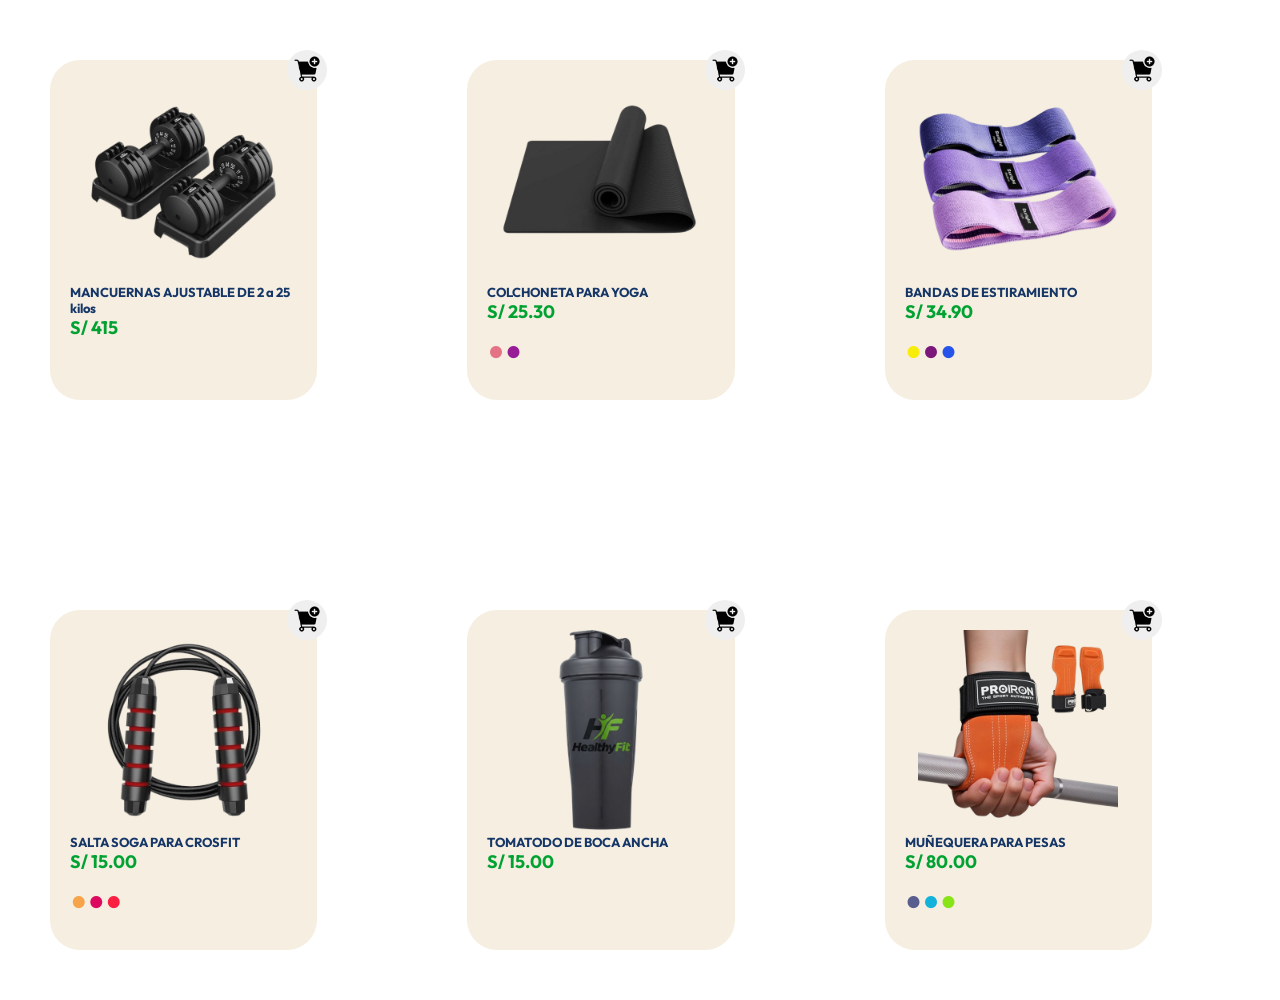
<file: entregable 2/articulos.html>
<!DOCTYPE html>
<html lang="en">
<head>
    <meta charset="UTF-8">
    <meta name="viewport" content="width=device-width, initial-scale=1.0">
    <title>ARTICULOS</title>
    <link rel="stylesheet" href="estilos/estilo.css">
</head>
<body>
  <div class="hombre">
    <div class="producto">
       <img src="articulos/pesas.png" alt="">
<p>MANCUERNAS AJUSTABLE DE 2 a 25 kilos</p>
<P>S/ 415 
<button><img src="imagenes/carrito.png" alt=""></button>
  </div>
  <div class="producto">
       <img src="articulos/colchoneta.png" alt="">
<p>COLCHONETA PARA YOGA</p>
<p>S/ 25.30</p>
 <p><span id="color1_prod1">•</span><span id="color1_prod2">•</span></p>
<button><img src="imagenes/carrito.png" alt=""></button>
  </div>
  <div class="producto">
       <img src="articulos/banda_elastica.png" alt="">
<p>BANDAS DE ESTIRAMIENTO</p>
<p>S/ 34.90</p>
 <p><span id="color2_prod1">•</span><span id="color2_prod2">•</span><span id="color2_prod3">•</span></p>
<button><img src="imagenes/carrito.png" alt=""></button>
  </div>
  <div class="producto">
       <img src="articulos/salta_soga.png" alt="">
<p>SALTA SOGA PARA CROSFIT</p>
<p>S/ 15.00</p>
 <p><span id="color3_prod1">•</span><span id="color3_prod2">•</span><span id="color3_prod3">•</span></p>
<button><img src="imagenes/carrito.png" alt=""></button>
  </div>
  <div class="producto">
       <img src="articulos/tomatodo.png" alt="">
<p>TOMATODO DE BOCA ANCHA</p>
<p>S/ 15.00</p>
<button><img src="imagenes/carrito.png" alt=""></button>
  </div>
  <div class="producto">
<img src="articulos/sujetador.png" alt="">
<p>MUÑEQUERA PARA PESAS</p>
<p>S/ 80.00</p>
 <p><span id="Hcolor_prod1">•</span><span id="Hcolor_prod2">•</span><span id="Hcolor_prod3">•</span></p>
<button><img src="imagenes/carrito.png" alt=""></button>
  </div>
</body>
</html>
</file>
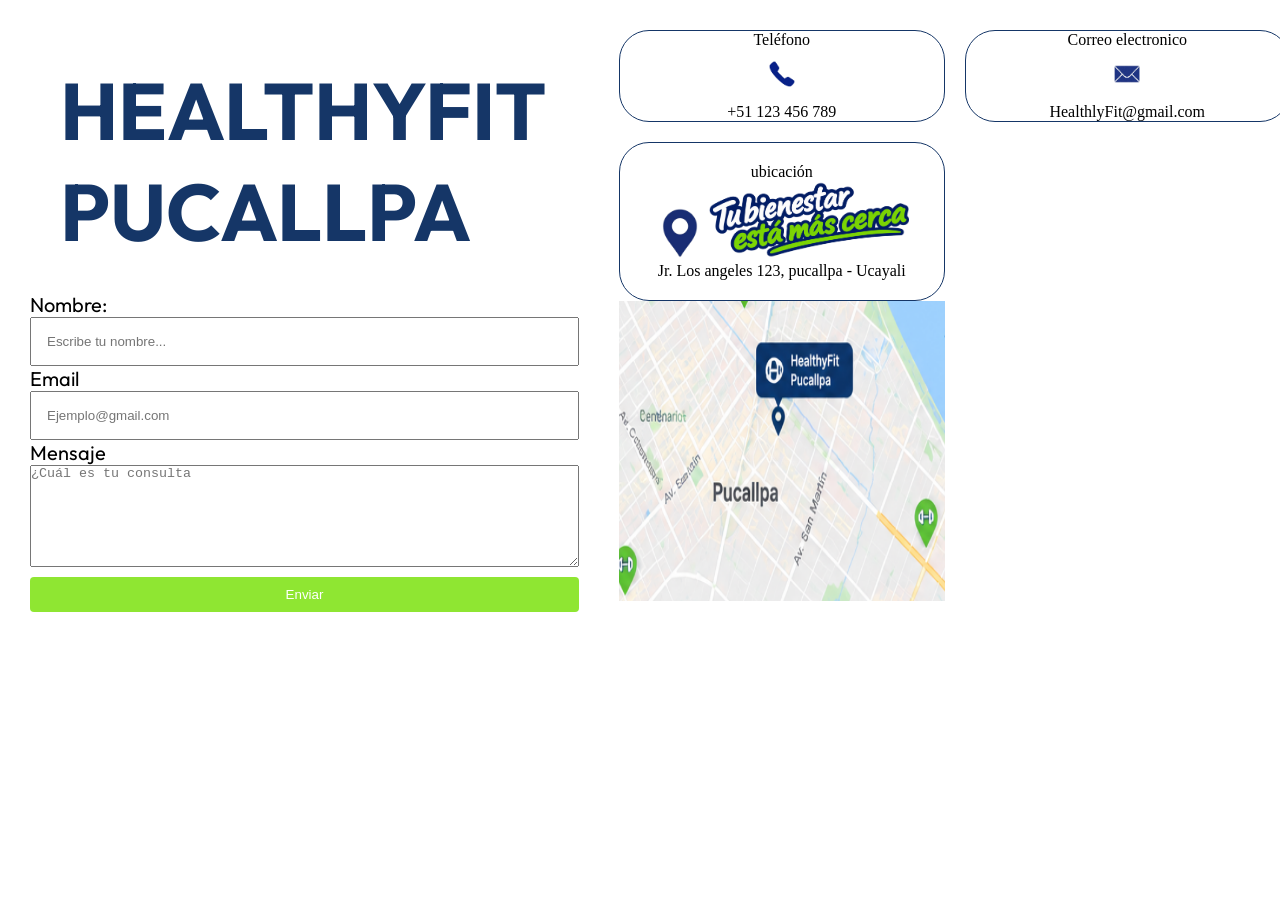
<file: entregable 2/contacto.html>
<!DOCTYPE html>
<html lang="en">
<head>
    <meta charset="UTF-8">
    <meta name="viewport" content="width=device-width, initial-scale=1.0">
    <title>Contacto</title>
    <link rel="stylesheet" href="estilos/estilo.css">
</head>
<body class="form_cont">
    <div class="formulario">
        <h1>HEALTHYFIT <br>PUCALLPA</h1>
        <form action="">
            <label for="nombre">Nombre:</label>
            <input type="text" id="nombre" placeholder="Escribe tu nombre...">
            <label for="email">Email</label>
            <input type="email" id="email" placeholder="Ejemplo@gmail.com">
            <label for="mensaje">Mensaje</label>
            <textarea name="" id="mensaje" placeholder="¿Cuál es tu consulta"></textarea>
            <button>Enviar</button>
        </form>
    </div>
<div class="informacion">
    <div class="corr-tel">
        <p>Teléfono</p>
       <img src="imagenes/contacto/TELEFONO.png" alt="">
        <p>+51 123 456 789</p>
    </div>
    <div class="corr-tel">
        <p>Correo electronico</p>
        <img src="imagenes/contacto/MENSAJE.png" alt="">
        <p>HealthlyFit@gmail.com</p>
    </div>
    <div>
        <div class="direccion">
    <div class="ubi-cont">
        <p>ubicación</p>
        <img src="imagenes/contacto/UBI.png" alt="" class="punto-ubi">
        <img src="imagenes/contacto/FRASE.png" alt="">
        <p>Jr. Los angeles 123, pucallpa - Ucayali</p>
    </div>
    <img src="imagenes/contacto/UBI mapa.png" alt="" class="mapa-sedes">
</div>
    </div>
</div>

</body>
</html>
</file>
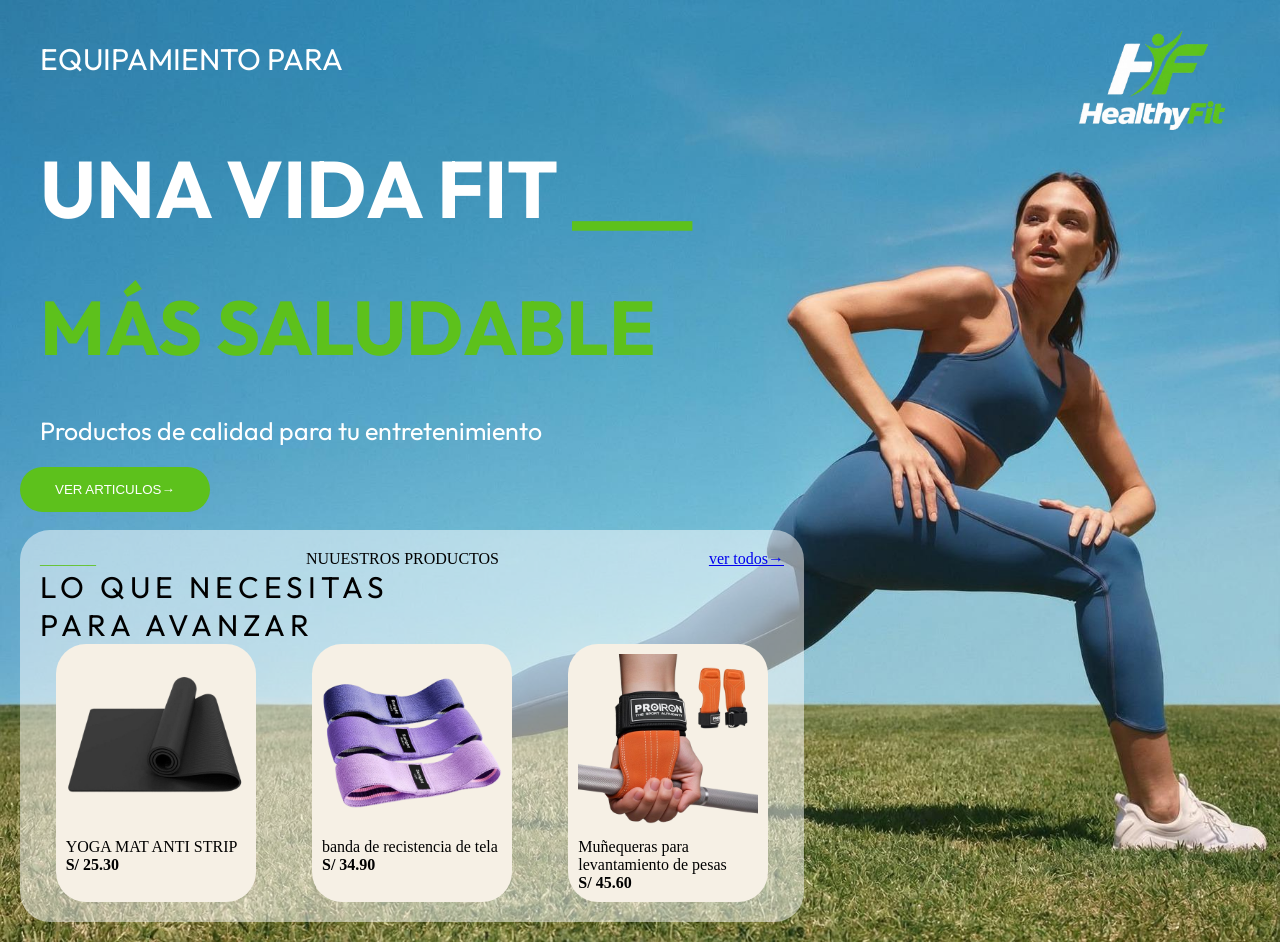
<file: entregable 2/inicio.html>
<!DOCTYPE html>
<html lang="es">
<head>
    <meta charset="UTF-8">
    <meta name="viewport" content="width=device-width, initial-scale=1.0">
    <title>Inicio</title>
    <link rel="stylesheet" href="estilos/estilo.css">
</head>
<body>
    <main>
        <img src="imagenes/icono.png" alt="healthyfit" class="logo_portada">
        <section class="portada">
            <div>
                <p class="texto_portada">EQUIPAMIENTO PARA</p>
                <h1>UNA VIDA FIT <SPAn class="linea_verde1">___</SPAn></H1>
                <h2>MÁS SALUDABLE</h2>
                <P class="descripcion">Productos de calidad para tu entretenimiento</P>
                <button class="boton_principal">VER ARTICULOS→</button>
            </div>
            <br>
            <section class="Productos_destacados">
                <div class="Enccabezado_productos">
          
                        <span class="Linea_verde2">_______</span> <span>NUUESTROS PRODUCTOS</span>
   <a href="articulos.html"class="vertodo">ver todos→</a>
                </div>
                <h3>LO QUE NECESITAS <BR>PARA AVANZAR</BR></h3>
                <div class="Productos-tarjetas">
                <div class="tarjeta">
                        <img src="imagenes/articulos/colchoneta.png" alt="YOGA MAT ">
                    <p>YOGA MAT ANTI STRIP</p>
                    <strong>S/ 25.30</strong>
                </div>
                     <div class="tarjeta">
                 <img src="imagenes/articulos/banda_elastica.png" alt="Banda de recistencia de tela">
                    <p>banda de recistencia de tela</p>
                    <strong>S/ 34.90</strong>
                </div>
                     <div class="tarjeta">
                        <img src="imagenes/articulos/sujetador.png" alt="Muñequeras para levantamiento de pesas">
                    <p>Muñequeras para levantamiento de pesas</p>
                    <strong>S/ 45.60</strong>
                </div>
                </div>
            </section>

        </section>
    </main>
</body>
</html>
</file>
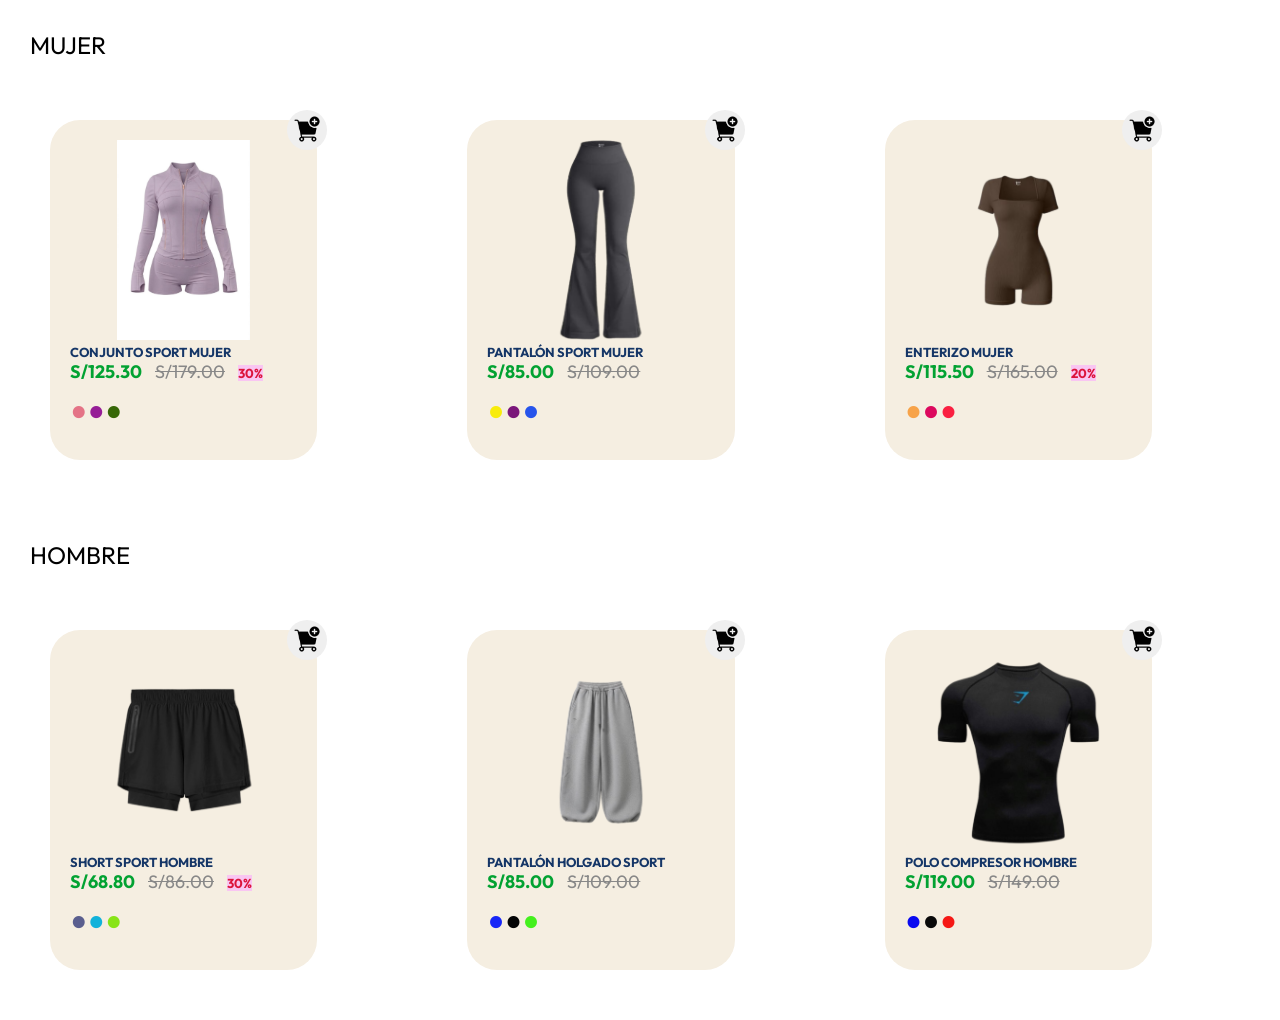
<file: entregable 2/ropa.html>
<!DOCTYPE html>
<html lang="en">
<head>
    <meta charset="UTF-8">
    <meta name="viewport" content="width=device-width, initial-scale=1.0">
    <title>Ropa</title>
    <link rel="stylesheet" href="estilos/estilo.css">
</head>
<body>
    <p class="seccion">MUJER</p>
    <div class="mujer">
        <div class="producto"><img src="imagenes/ropa/sport conjunto mujer.jpg" alt="">
            <p>CONJUNTO SPORT MUJER</p>
            <P>S/125.30 <span class="pr-ant"> S/179.00</span> <span class="desc">30%</span></P>
            <p><span id="color1_prod1">•</span><span id="color1_prod2">•</span><span id="color1_prod3">•</span></p>
            <button> <img src="imagenes/carrito.png" alt=""></button>
        </div>
        <div class="producto">
           <img src="ropa/pantalon sport mujer.png" alt="">
            <p>PANTALÓN SPORT MUJER</p>
             <P>S/85.00 <span class="pr-ant"> S/109.00</span></P>
           <p><span id="color2_prod1">•</span><span id="color2_prod2">•</span><span id="color2_prod3">•</span></p>
           <button> <img src="imagenes/carrito.png" alt=""></button>
        </div>
        <div class="producto">
            <img src="imagenes/ropa/enterizo.png" alt="">
            <p>ENTERIZO MUJER</p>
             <P>S/115.50 <span class="pr-ant"> S/165.00</span> <span class="desc">20%</span></P>
            <p><span id="color3_prod1">•</span><span id="color3_prod2">•</span><span id="color3_prod3">•</span></p>
            <button> <img src="imagenes/carrito.png" alt=""></button>
        </div>
    </div>
    <p class="seccion">HOMBRE</p>
    <div class="hombre">
        <div class="producto">
           <img src="imagenes/ropa/short_hombre.png" alt="">
            <p>SHORT SPORT HOMBRE</p>
            <P>S/68.80 <span class="pr-ant"> S/86.00</span> <span class="desc">30%</span></P>
            <p><span id="Hcolor_prod1">•</span><span id="Hcolor_prod2">•</span><span id="Hcolor_prod3">•</span></p>
            <button> <img src="imagenes/carrito.png" alt=""></button>
        </div>
        <div class="producto">
            <img src="imagenes/ropa/pantalon.png" alt="">
            <p>PANTALÓN HOLGADO SPORT</p>
             <P>S/85.00 <span class="pr-ant"> S/109.00</span></P>
           <p><span id="Hcolor1_prod1">•</span><span id="Hcolor1_prod2">•</span><span id="Hcolor1_prod3">•</span></p>
           <button> <img src="imagenes/carrito.png" alt=""></button>
        </div>
        <div class="producto">
            <img src="imagenes/ropa/polo_hombre.png" alt="">
            <p>POLO COMPRESOR HOMBRE</p>
             <P>S/119.00 <span class="pr-ant"> S/149.00</span></P>
            <p><span id="Hcolor2_prod1">•</span><span id="Hcolor2_prod2">•</span><span id="Hcolor2_prod3">•</span></p>
            <button> <img src="imagenes/carrito.png" alt=""></button>
        </div>
    </div>
</body>
</html>
</file>
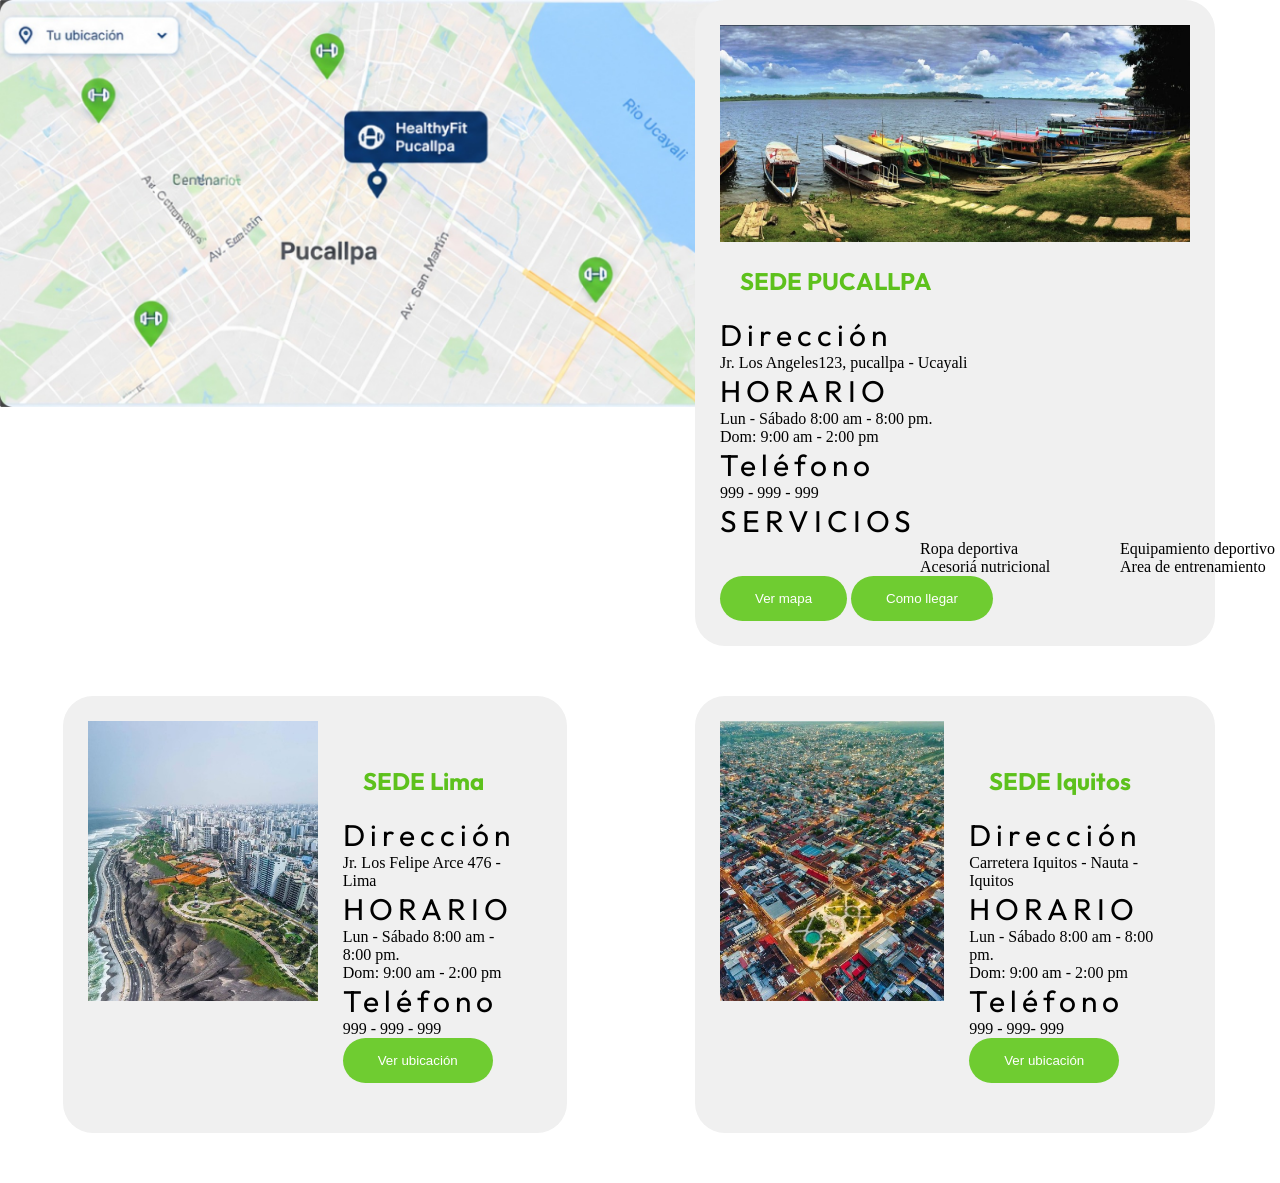
<file: entregable 2/sedes.html>
<!DOCTYPE html>
<html lang="es">
<head>
    <meta charset="UTF-8">
    <meta name="viewport" content="width=device-width, initial-scale=1.0">
    <title>SEDES</title>
    <link rel="stylesheet" href="estilos/estilo.css">
</head>
<body>
    <div class="contenedor_sedes">
        <div class="map">
            <img src="sedes/mapa.jpg" alt="">
        </div>
        <div class="pucallpa">
            <img src="sedes/pucallpa.jpg" alt="">
            <h2>SEDE PUCALLPA</h2>
            <H3>Dirección</H3>
            <p>Jr. Los Angeles123, pucallpa - Ucayali</p>
            <h3>HORARIO</h3>
            <p>Lun - Sábado 8:00 am - 8:00 pm. <br>Dom: 9:00 am - 2:00 pm</p>
            <h3>Teléfono</h3>
            <p>999 - 999 - 999</p>
            <h3>SERVICIOS</h3>
            <div class="lista_servicio">
                <span>Ropa deportiva</span>
                <span>Equipamiento deportivo</span>
                <span>Acesoriá nutricional</span>
                <span>Area de entrenamiento</span>
            </div>
            <div class="botonnes_sedes">
                <button>Ver mapa</button>
                <button>Como llegar</button>
            </div>
        </div>
        <div class="sede_lima">
            <img src="sedes/lima.jpg" alt="Sede lima">
            <div class="info_sede">
            <h2>SEDE Lima</h2>
            <H3>Dirección</H3>
            <p>Jr. Los Felipe Arce 476 - Lima</p>
            <h3>HORARIO</h3>
            <p>Lun - Sábado 8:00 am - 8:00 pm. <br>Dom: 9:00 am - 2:00 pm</p>
            <h3>Teléfono</h3>
            <p>999 - 999 - 999</p>
            <button>Ver ubicación</button>    
            </div>

        </div>
        <div class="sede_iquitos">
            <img src="sedes/iquitos.jpg" alt="Sede Iquitos">
            <div class="info_sede">
             <h2>SEDE Iquitos</h2>
            <H3>Dirección</H3>
            <p>Carretera Iquitos - Nauta - Iquitos</p>
            <h3>HORARIO</h3>
            <p>Lun - Sábado 8:00 am - 8:00 pm. <br>Dom: 9:00 am - 2:00 pm</p>
            <h3>Teléfono</h3>
            <p>999 - 999- 999</p>
            <button>Ver ubicación</button>
            </div>

        </div>

    </div>
</body>
</html>
</file>
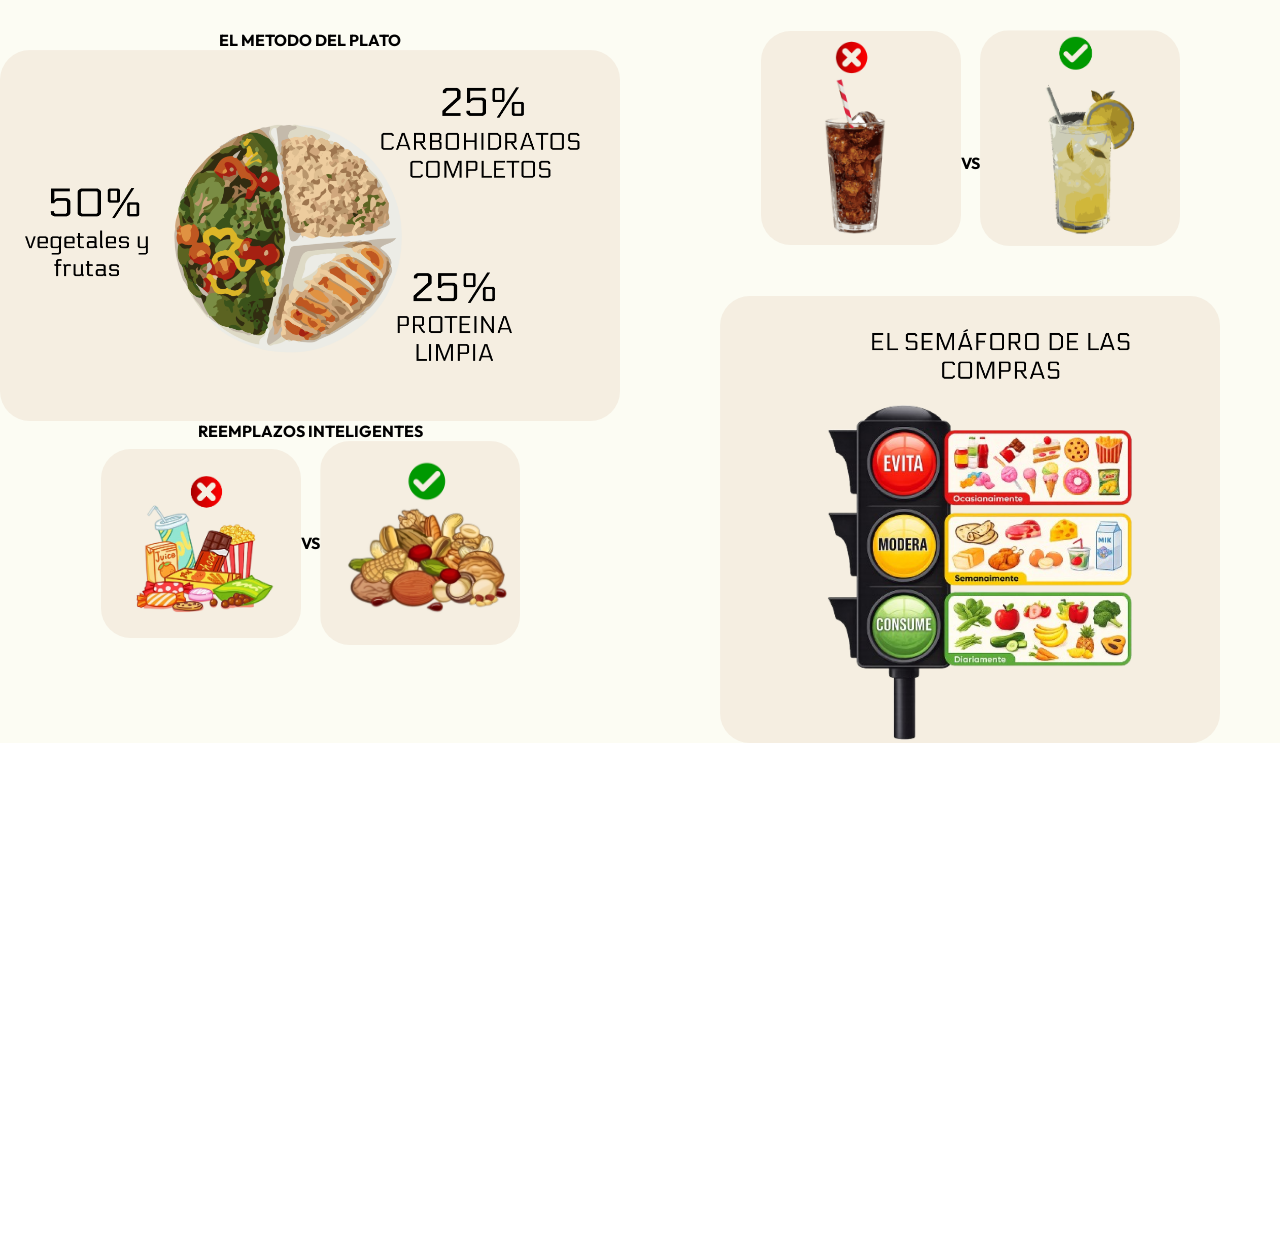
<file: entregable 2/tips.html>
<!DOCTYPE html>

<html lang="en">

<head>

  <meta charset="UTF-8">

  <meta name="viewport" content="width=device-width, initial-scale=1.0">

  <title>TIPS</title>
  <link rel="stylesheet" href="estilos/estilo.css">

</head>

<body>

<div class="cont_tips">

<section class="metodo">

  <p>EL METODO DEL PLATO</p>

  <div>

  <img src="tips/metodo.png" alt="">

  </div>

  <p>REEMPLAZOS INTELIGENTES</p>

  <div>

    <img src="tips/chatarra2.png" alt="">

    <p>VS</p>

    <img src="tips/natural2.png" alt="">

  </div>

</section>

<section>

  <div>

    <img src="tips/coca2.png" alt="">

    <p>VS</p>

    <img src="tips/limonada2.png" alt="">

  </div>
  <div>
    <img src="tips/semaforo2.png" alt="">
  </div>

</section>
</div>
</body>

</html>
</file>
<file: entregable 2/estilos/estilo.css>
@import url('https://fonts.googleapis.com/css2?family=Outfit:wght@100..900&display=swap');
*{
    margin: 0%;
    padding: 0%;
}
.pagina{
width: 100%;
}
nav{
    background-color: #0F2D5B;

    width: 100%;

    min-height: 100px;

    border-radius: 20px 20px 0px 0px;

    display: flex;

    align-items: center;
}
    nav img{
        width: 65px;
    }
.enlaces-menu{
    display: flex;
    align-items: center;
    gap: 30px;
    position: absolute;
    left: 50%;
    transform: translateX(-50%);
}
.enlaces-menu a{
    text-decoration: none;
    color: #FFFFFF;
    font-size: 15px;
    font-family: 'Poppins', sans-serif;
}
.enlaces-menu a:hover{
    color: #B6B6B6;
}
nav button{
    margin-left: 80%;
    background-color: #5EC31D;
    color: #FFFFFF;
    border: none;
    padding: 10px 20px;
    border-radius: 30px;
    cursor: pointer;
}
nav button:hover{
    background-color: #AFDE91;
}
iframe{
    width: 100%;
    height: calc(100vh);
    border: none;
}
/* INICIO */
.portada{
    min-height: calc(100vh);
    background-image: url('../imagenes/portada.jpg');
    background-size: cover;
    background-position: center;
    padding: 20px;


}
.logo_portada{
    position: absolute;
    width: 170px;
    left: 90%;
    transform: translateX(-50%);
}
.texto_portada{
    color: #FFFFFF;
    padding: 20px;
        font-family: 'Outfit', sans-serif;
        font-size: 30px;
}
h1{
    color: #FFFFFF;
    font-size: 60pt;
    font-family: 'Outfit', sans-serif;
    margin-top: 20px;
    padding: 20px;
}
h2{
    color: #5DC11C;
    font-size: 76px;
    font-family: "Outfit", sans-serif;
    padding: 20px;
}
.linea_verde1{
    color: #5DC11C;
}
.descripcion{
    color: white;
     font-family: "Outfit", sans-serif;
     font-size: 25px;
     padding: 20px;
}
.boton_principal{
    background-color: #5DC11C;
    padding: 15px 35px;
    border-radius: 30px;
    border: none;
    color: white;
}
.boton_principal:hover{
     background-color: #AFDE91;
     cursor: pointer;

}
.Productos_destacados{
    background-color: rgba(255, 255, 255, 0.50);
    width: 60%;
    border-radius: 30px;
    padding: 20px;
}
.Enccabezado_productos{
    display: flex;
    justify-content: space-between;
}
.Linea_verde2{
     color: #5DC11C;
}
.vertodo:hover{
    color: white;
}
h3{
      font-family: "Outfit", sans-serif;
      font-size: 30px;
      font-weight: 400;
      letter-spacing: 5px;
}
.Productos-tarjetas{
    display: flex;
    justify-content: space-around;
    gap: 25px;
}
.tarjeta{
    background-color: #f6f0e5;
    width: 180px;
    padding: 10px;
    border-radius: 30px;

}
.tarjeta:hover{
    background-color: rgb(200, 200, 200);
}
.tarjeta img{
    width: 100%;
}
/*aqui va el footer*/
footer{
    width: 100%;
    min-height: 100px;
    background-color: #0F2D5B;
    color: white;
    text-align: center;
     font-family: "Outfit", sans-serif;
     display: flex;
align-items: center;
     justify-content: center;
}
/*aqui va la seccion ropa*/
.mujer,
.hombre{
    width: 90%;
    display: grid;
    grid-template-columns: repeat(3, 2fr);
    gap: 100px;
}
.producto{
    position: relative;
    height: 300px;
    background-color: #f5eee1;
    margin-bottom: 50px;
    border-radius: 30px;
    padding: 20px;
    margin-top: 60px;
    margin-left: 50px;
}
.producto:hover{
    background-color: #c7c7c7;
}
.producto img{
    width: 100%;
    height: 200px;
    object-fit: contain;
}
.producto p:nth-of-type(1){
    color: #153667;
    font-family: "Outfit", sans-serif;
    font-weight: bolder;
    font-size: 13px;
}
.producto p:nth-of-type(2){
    font-family: "Outfit", sans-serif;
    font-weight: bolder;
    font-size: 18px;
    color: #02a232;
}
.pr-ant{
    color: #888;
    text-decoration: line-through;
    font-weight: lighter;
    margin-left: 10px;
}
.desc{
    color: crimson;
    margin-left: 10px;
    font-size: small;
    background-color: #f9c6f2;
}
.producto button img{
    width: 30px;
    height: 30px;
}
.producto button{
    position: absolute;
    top: -10px;
    right: -10px;
    border-radius: 50px;
    border: none;
    cursor: pointer;
    width: 40px;
    height: 40px;
}
.producto button:hover{
    background-color: #c0c0c0;
}
.seccion{
    font-family: "Outfit", sans-serif;
    margin-left: 30px;
    margin-top: 30px;
    font-size: x-large;
}
#color1_prod1{
    color: rgb(228, 115, 134);
    font-size: 50px;
}
#color1_prod2{
    color: #961d96;
    font-size: 50px;
}
#color1_prod3{
    color: #376707;
    font-size: 50px;
}
#color2_prod1{
    color: #f8ec0b;
    font-size: 50px;
}

#color2_prod2{
    color: #7b177a;
    font-size: 50px;
}

#color2_prod3{
    color: #2654eb;
    font-size: 50px;
}
#color3_prod1{
    color: #f7a349;
    font-size: 50px;
}
#color3_prod2{
    color: #dc095e;
    font-size: 50px;
}

#color3_prod3{
    color: #fa2041;
    font-size: 50px;
}
#Hcolor_prod1{
    color: #5a5e8e;
    font-size: 50px;
}
#Hcolor_prod2{
    color: #12b2da;
    font-size: 50px;
}
#Hcolor_prod3{
    color: #88e417;
    font-size: 50px;
}
#Hcolor1_prod1{
    color: #1726f7;
    font-size: 50px;
}
#Hcolor1_prod2{
    color: #040404;
    font-size: 50px;
}
#Hcolor1_prod3{
    color: #44f01d;
    font-size: 50px;
}
#Hcolor2_prod1{
    color: #0909f0;
    font-size: 50px;
}
#Hcolor2_prod2{
    color: #090909;
    font-size: 50px;
}
#Hcolor2_prod3{
    color: #f51815;
    font-size: 50px;
}
/*aqui personalizo tips*/
.cont_tips{
    background-color: #FCFCF3;
    width: 100%;
    display: grid;
    grid-template-columns: 1fr 1fr;
    gap: 40px;
    margin-bottom: 500px;
    font-family: "Outfit", sans-serif;
}
.cont_tips img{
    max-width: 100%;
    height: auto;
    border-radius: 30px;
}
.metodo div:nth-of-type(2) img{
    max-width: 200px;
}
.cont_tips section div{
    display: flex;
    flex-direction: row;
    justify-content: center;
    align-items: center;
}
.cont_tips section:nth-child(2) div:first-child img{
    max-width: 200px;
    margin-bottom: 50px;
}
.cont_tips section:nth-child(2) div:last-child img{
    max-width: 500px;
}
.cont_tips section{
    text-align: center;
    font-weight: bolder;
    margin-top: 30px;
}
/*Aqui personalizo sedes*/
.contenedor_sedes{
    width: 100%;
    display: grid;
    grid-template-columns: 1fr 1fr;
}
.map img{
width: 120%;
height: auto;
}
.pucallpa,
.sede_lima,
.sede_iquitos{
    background-color: #F0F0F0;
    margin-left: 10%;
    padding: 25px;
    margin-bottom: 50px;
    margin-right: 10%;
    border-radius: 30px;
}
.pucallpa img{
    width: 100%;
}
.sede_lima,
.sede_iquitos{
    display: flex;
}
.sede_lima img,
.sede_iquitos img{
    max-height: 280px;
}
.pucallpa h2,
.sede_lima h2,
.sede_iquitos h2{
    font-size: 24px;
}
.lista_servicio{
    margin-left: 200px;
    display: grid;
    grid-template-columns: 200px 200px;
}
.contenedor_sedes button{
   background-color: #6fcc31;
    padding: 15px 35px;
    border-radius: 30px;
    border: none;
    color: white;
    cursor: pointer; 
    border: none;
}
.contenedor_sedes button:hover{
    background-color: #d3ffb9;
}
.sede_lima .info_sede,
.sede_iquitos .info_sede{
flex: 1;
padding: 25px;
}
/*aqui personalizo contacto*/
.form_cont{
     display: grid;
     grid-template-columns: 45% 55%;
     gap: 40px;
     margin: 30px;
}
.formulario{
    width: 100%;
}
.formulario h1{
    color: #153667;
    margin: 10px;
}
.formulario form{
    display: flex;
    flex-direction: column;
}
.formulario label{
    font-size: 20px;
    font-family: "Outfit", sans-serif;
}
.formulario form > input{
    padding: 15px;
}
.formulario button{
    background-color: rgb(143, 230, 50);
    color: white;
    padding: 10px 15px;
    border-radius: 4px;
    border: none;
    cursor: pointer;
    margin-top: 10px;
    transition: background-color 0.2s ease,
                transform 0.2s ease;
}
.formulario button:hover{
    background-color: #7cf32d;
    transform: scale(1.05) ;
}
.formulario form > textarea{
    height: 100px;
}
.informacion{
    display: grid;
    grid-template-columns: 1fr 1fr;
    gap: 20px;
    height: 150px;
}
.corr-tel{
    text-align: center;
    border: 1px solid #153667;
    border-radius: 30px;
}
.corr-tel img{
    width: 50px;
}
.direccion{
grid-column: 2;
grid-row: 2;
text-align: center;
}
.ubi-cont{
     border: 1px solid #153667;
    border-radius: 30px;
    padding: 20px;
}
.ubi-cont img{
width: 200px;
}
.punto-ubi{
    max-width: 50px;
}
.mapa-sedes{
    width: 100%;
    height: 300px;
}
</file>
